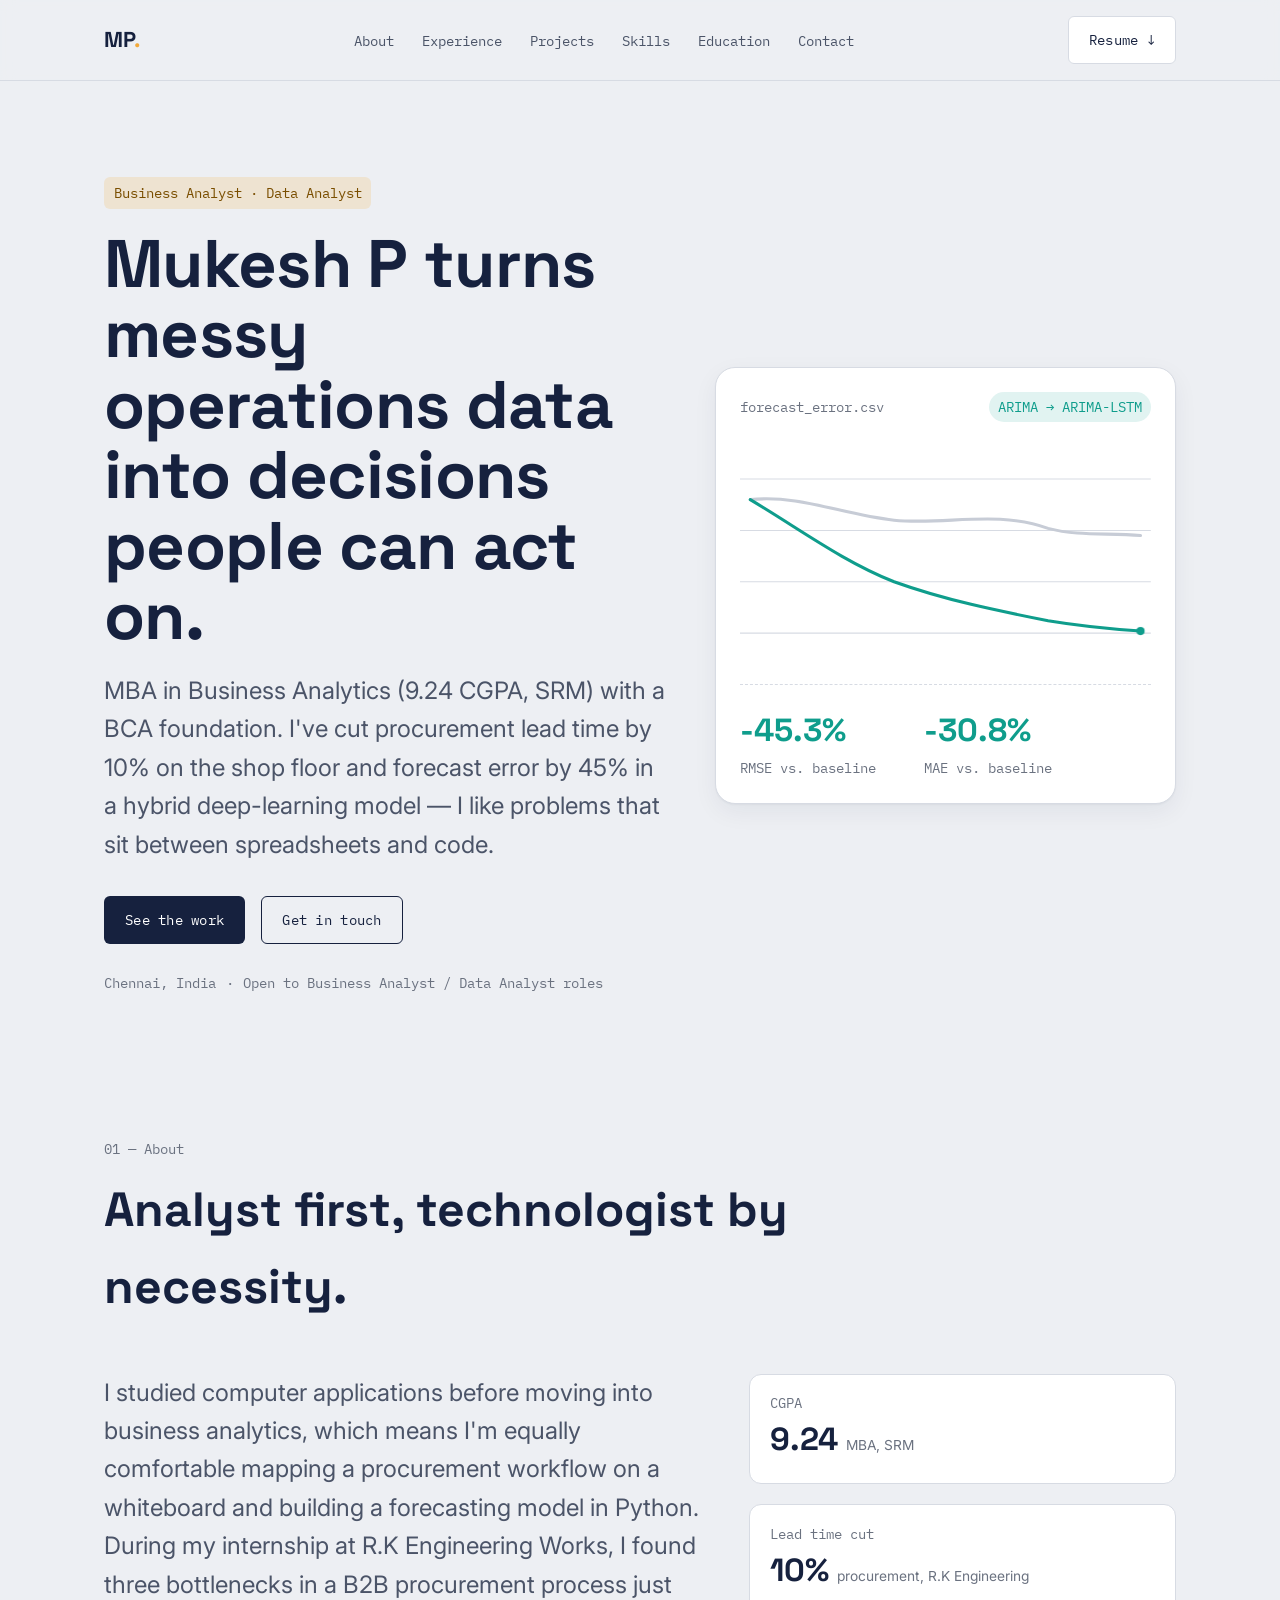
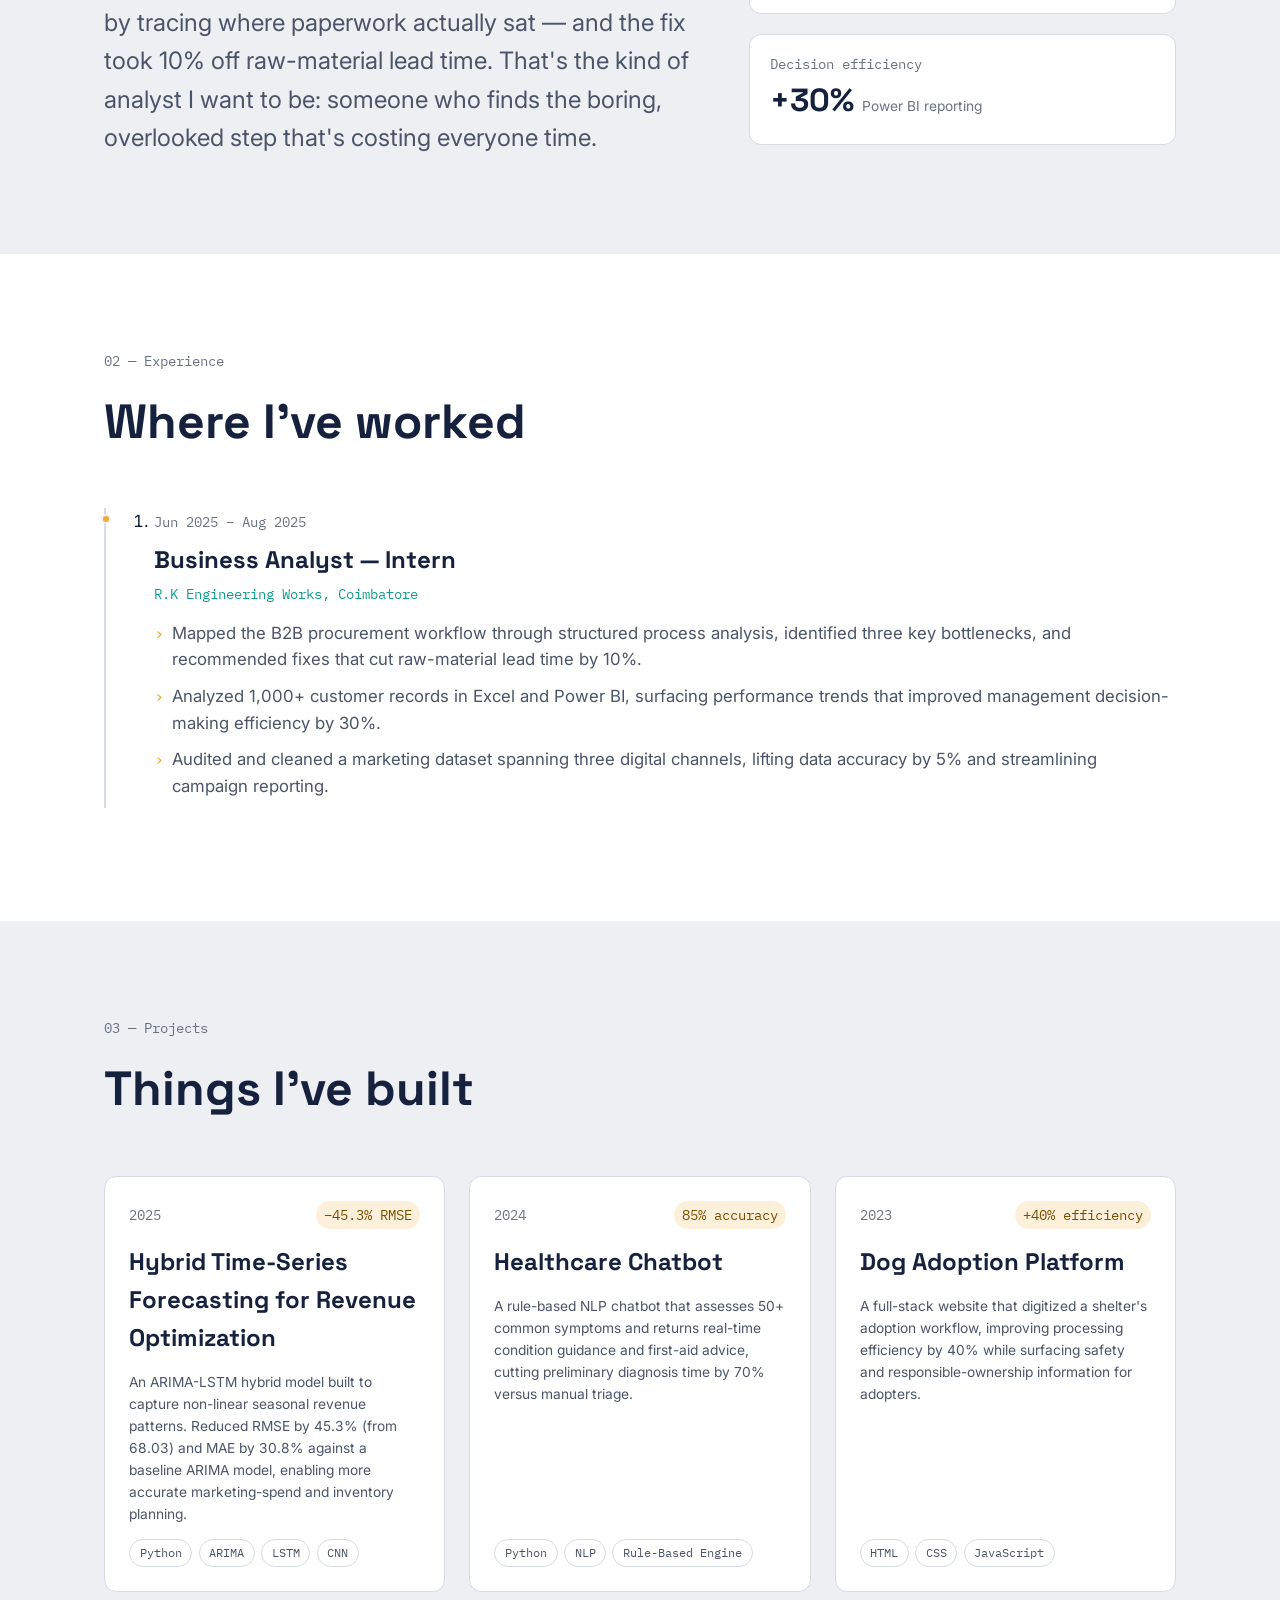
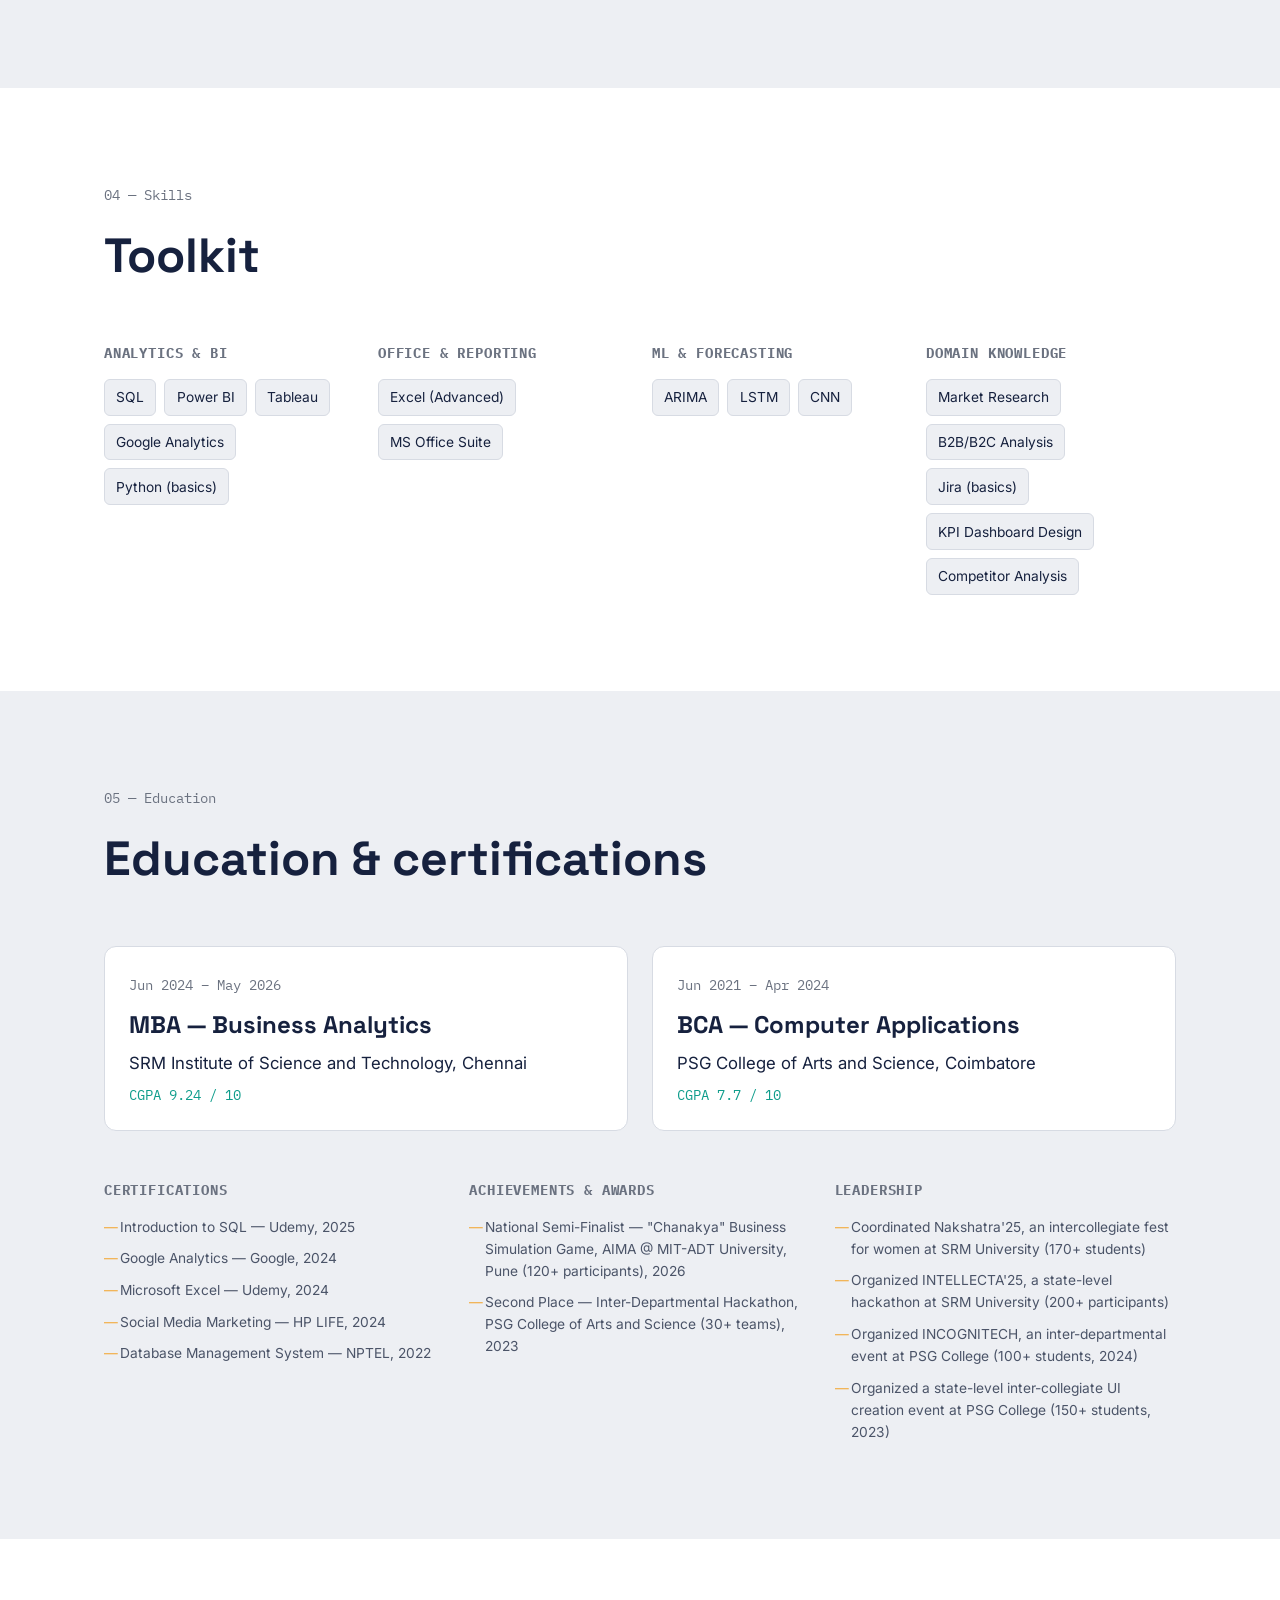
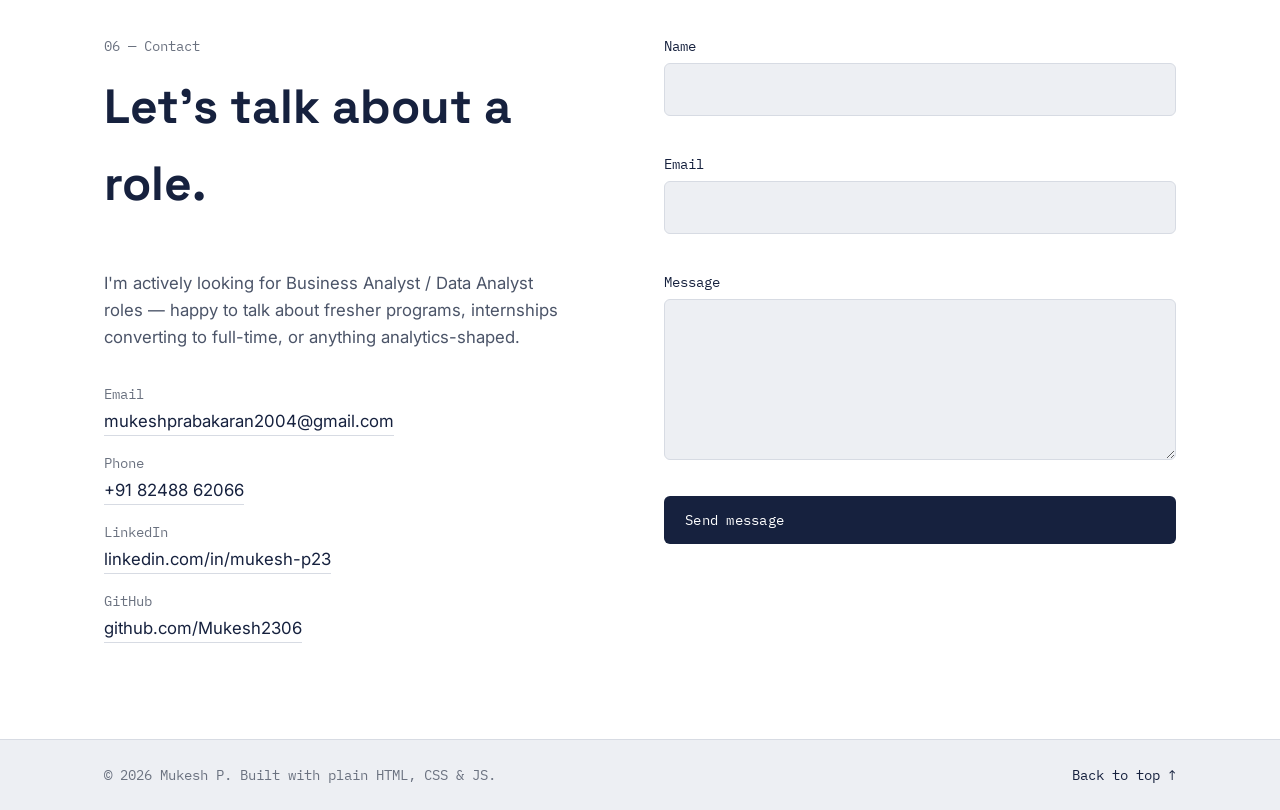
<file: portfolio/index (1).html>
<!DOCTYPE html>
<html lang="en">
<head>
<meta charset="UTF-8">
<meta name="viewport" content="width=device-width, initial-scale=1.0">
<title>Mukesh P — Business Analyst &amp; Data Analyst</title>
<meta name="description" content="Portfolio of Mukesh P, MBA Business Analytics graduate specializing in data analysis, forecasting, and process improvement. SQL, Power BI, Tableau, Python.">
<meta name="theme-color" content="#EDEFF3">

<!-- Open Graph -->
<meta property="og:type" content="website">
<meta property="og:title" content="Mukesh P — Business Analyst & Data Analyst">
<meta property="og:description" content="MBA (Business Analytics) graduate turning messy data into decisions. SQL · Power BI · Tableau · Python · Forecasting.">

<link rel="preconnect" href="https://fonts.googleapis.com">
<link rel="preconnect" href="https://fonts.gstatic.com" crossorigin>
<link href="https://fonts.googleapis.com/css2?family=Space+Grotesk:wght@400;500;600;700&family=IBM+Plex+Mono:wght@400;500;600&family=Inter:wght@400;500;600;700&display=swap" rel="stylesheet">

<link rel="stylesheet" href="styles.css">

<script type="application/ld+json">
{
  "@context": "https://schema.org",
  "@type": "Person",
  "name": "Mukesh P",
  "jobTitle": "Business Analyst / Data Analyst",
  "email": "mailto:mukeshprabakaran2004@gmail.com",
  "telephone": "+91-82488-62066",
  "url": "https://mukeshp-portfolio.netlify.app",
  "sameAs": [
    "https://www.linkedin.com/in/mukesh-p23",
    "https://github.com/Mukesh2306"
  ],
  "alumniOf": [
    {"@type": "CollegeOrUniversity", "name": "SRM Institute of Science and Technology"},
    {"@type": "CollegeOrUniversity", "name": "PSG College of Arts and Science"}
  ]
}
</script>
</head>
<body>

<a class="skip-link" href="#main">Skip to main content</a>

<header class="site-header" data-reveal>
  <div class="wrap header-inner">
    <a href="#top" class="brand">MP<span class="brand-dot">.</span></a>

    <nav class="primary-nav" aria-label="Primary">
      <ul>
        <li><a href="#about" class="nav-link">About</a></li>
        <li><a href="#experience" class="nav-link">Experience</a></li>
        <li><a href="#projects" class="nav-link">Projects</a></li>
        <li><a href="#skills" class="nav-link">Skills</a></li>
        <li><a href="#education" class="nav-link">Education</a></li>
        <li><a href="#contact" class="nav-link">Contact</a></li>
      </ul>
    </nav>

    <div class="header-actions">
      <a class="btn btn-ghost" href="assets/Mukesh_P_Resume.pdf" download>Resume ↓</a>
      <button class="nav-toggle" id="navToggle" aria-expanded="false" aria-controls="mobileNav" aria-label="Open menu">
        <span></span><span></span><span></span>
      </button>
    </div>
  </div>

  <nav id="mobileNav" class="mobile-nav" aria-label="Mobile" hidden>
    <ul>
      <li><a href="#about" class="nav-link">About</a></li>
      <li><a href="#experience" class="nav-link">Experience</a></li>
      <li><a href="#projects" class="nav-link">Projects</a></li>
      <li><a href="#skills" class="nav-link">Skills</a></li>
      <li><a href="#education" class="nav-link">Education</a></li>
      <li><a href="#contact" class="nav-link">Contact</a></li>
      <li><a href="assets/Mukesh_P_Resume.pdf" download>Download résumé</a></li>
    </ul>
  </nav>
</header>

<main id="main">

  <!-- HERO -->
  <section id="top" class="hero" aria-label="Introduction">
    <div class="wrap hero-grid">
      <div class="hero-copy" data-reveal>
        <p class="eyebrow">Business Analyst · Data Analyst</p>
        <h1>Mukesh P turns messy operations data into decisions people can act on.</h1>
        <p class="hero-lede">MBA in Business Analytics (9.24 CGPA, SRM) with a BCA foundation. I've cut procurement lead time by 10% on the shop floor and forecast error by 45% in a hybrid deep-learning model — I like problems that sit between spreadsheets and code.</p>
        <div class="hero-cta">
          <a href="#projects" class="btn btn-primary">See the work</a>
          <a href="#contact" class="btn btn-outline">Get in touch</a>
        </div>
        <ul class="hero-meta">
          <li>Chennai, India</li>
          <li aria-hidden="true">·</li>
          <li>Open to Business Analyst / Data Analyst roles</li>
        </ul>
      </div>

      <div class="hero-chart" data-reveal>
        <div class="chart-card">
          <div class="chart-card-head">
            <span class="chart-label">forecast_error.csv</span>
            <span class="chart-badge">ARIMA → ARIMA-LSTM</span>
          </div>
          <svg class="chart-svg" viewBox="0 0 400 220" role="img" aria-labelledby="chartTitle chartDesc">
            <title id="chartTitle">RMSE reduction chart</title>
            <desc id="chartDesc">Line chart showing RMSE dropping 45.3 percent after switching from a baseline ARIMA model to a hybrid ARIMA-LSTM model.</desc>
            <g class="grid-lines" aria-hidden="true">
              <line x1="0" y1="40" x2="400" y2="40"></line>
              <line x1="0" y1="90" x2="400" y2="90"></line>
              <line x1="0" y1="140" x2="400" y2="140"></line>
              <line x1="0" y1="190" x2="400" y2="190"></line>
            </g>
            <path class="chart-path chart-path-baseline" d="M10,60 C60,55 100,75 150,80 C200,85 250,70 300,88 C330,96 360,92 390,95" fill="none"></path>
            <path class="chart-path chart-path-model" d="M10,60 C60,90 100,120 150,140 C200,158 250,168 300,178 C330,183 360,186 390,188" fill="none"></path>
            <circle class="chart-dot" cx="390" cy="188" r="4"></circle>
          </svg>
          <div class="chart-card-foot">
            <div>
              <span class="stat-num">-45.3%</span>
              <span class="stat-label">RMSE vs. baseline</span>
            </div>
            <div>
              <span class="stat-num">-30.8%</span>
              <span class="stat-label">MAE vs. baseline</span>
            </div>
          </div>
        </div>
      </div>
    </div>
  </section>

  <!-- ABOUT -->
  <section id="about" class="section" aria-labelledby="about-title">
    <div class="wrap">
      <p class="section-eyebrow" data-reveal>01 — About</p>
      <h2 id="about-title" data-reveal>Analyst first, technologist by necessity.</h2>
      <div class="about-grid">
        <p class="about-text" data-reveal>I studied computer applications before moving into business analytics, which means I'm equally comfortable mapping a procurement workflow on a whiteboard and building a forecasting model in Python. During my internship at R.K Engineering Works, I found three bottlenecks in a B2B procurement process just by tracing where paperwork actually sat — and the fix took 10% off raw-material lead time. That's the kind of analyst I want to be: someone who finds the boring, overlooked step that's costing everyone time.</p>
        <dl class="about-stats" data-reveal>
          <div><dt>CGPA</dt><dd>9.24 <span>MBA, SRM</span></dd></div>
          <div><dt>Lead time cut</dt><dd>10% <span>procurement, R.K Engineering</span></dd></div>
          <div><dt>Decision efficiency</dt><dd>+30% <span>Power BI reporting</span></dd></div>
        </dl>
      </div>
    </div>
  </section>

  <!-- EXPERIENCE -->
  <section id="experience" class="section section-alt" aria-labelledby="exp-title">
    <div class="wrap">
      <p class="section-eyebrow" data-reveal>02 — Experience</p>
      <h2 id="exp-title" data-reveal>Where I've worked</h2>

      <ol class="timeline" data-reveal>
        <li class="timeline-item">
          <div class="timeline-when"><span>Jun 2025 – Aug 2025</span></div>
          <div class="timeline-body">
            <h3>Business Analyst — Intern</h3>
            <p class="timeline-org">R.K Engineering Works, Coimbatore</p>
            <ul>
              <li>Mapped the B2B procurement workflow through structured process analysis, identified three key bottlenecks, and recommended fixes that cut raw-material lead time by 10%.</li>
              <li>Analyzed 1,000+ customer records in Excel and Power BI, surfacing performance trends that improved management decision-making efficiency by 30%.</li>
              <li>Audited and cleaned a marketing dataset spanning three digital channels, lifting data accuracy by 5% and streamlining campaign reporting.</li>
            </ul>
          </div>
        </li>
      </ol>
    </div>
  </section>

  <!-- PROJECTS -->
  <section id="projects" class="section" aria-labelledby="projects-title">
    <div class="wrap">
      <p class="section-eyebrow" data-reveal>03 — Projects</p>
      <h2 id="projects-title" data-reveal>Things I've built</h2>

      <div class="project-grid">
        <article class="project-card" data-reveal>
          <div class="project-card-top">
            <span class="project-year">2025</span>
            <span class="project-metric">−45.3% RMSE</span>
          </div>
          <h3>Hybrid Time-Series Forecasting for Revenue Optimization</h3>
          <p>An ARIMA-LSTM hybrid model built to capture non-linear seasonal revenue patterns. Reduced RMSE by 45.3% (from 68.03) and MAE by 30.8% against a baseline ARIMA model, enabling more accurate marketing-spend and inventory planning.</p>
          <ul class="tag-list" aria-label="Technologies used">
            <li>Python</li><li>ARIMA</li><li>LSTM</li><li>CNN</li>
          </ul>
        </article>

        <article class="project-card" data-reveal>
          <div class="project-card-top">
            <span class="project-year">2024</span>
            <span class="project-metric">85% accuracy</span>
          </div>
          <h3>Healthcare Chatbot</h3>
          <p>A rule-based NLP chatbot that assesses 50+ common symptoms and returns real-time condition guidance and first-aid advice, cutting preliminary diagnosis time by 70% versus manual triage.</p>
          <ul class="tag-list" aria-label="Technologies used">
            <li>Python</li><li>NLP</li><li>Rule-Based Engine</li>
          </ul>
        </article>

        <article class="project-card" data-reveal>
          <div class="project-card-top">
            <span class="project-year">2023</span>
            <span class="project-metric">+40% efficiency</span>
          </div>
          <h3>Dog Adoption Platform</h3>
          <p>A full-stack website that digitized a shelter's adoption workflow, improving processing efficiency by 40% while surfacing safety and responsible-ownership information for adopters.</p>
          <ul class="tag-list" aria-label="Technologies used">
            <li>HTML</li><li>CSS</li><li>JavaScript</li>
          </ul>
        </article>
      </div>
    </div>
  </section>

  <!-- SKILLS -->
  <section id="skills" class="section section-alt" aria-labelledby="skills-title">
    <div class="wrap">
      <p class="section-eyebrow" data-reveal>04 — Skills</p>
      <h2 id="skills-title" data-reveal>Toolkit</h2>

      <div class="skills-grid" data-reveal>
        <div class="skill-group">
          <h3>Analytics &amp; BI</h3>
          <ul class="chip-list">
            <li>SQL</li><li>Power BI</li><li>Tableau</li><li>Google Analytics</li><li>Python (basics)</li>
          </ul>
        </div>
        <div class="skill-group">
          <h3>Office &amp; Reporting</h3>
          <ul class="chip-list">
            <li>Excel (Advanced)</li><li>MS Office Suite</li>
          </ul>
        </div>
        <div class="skill-group">
          <h3>ML &amp; Forecasting</h3>
          <ul class="chip-list">
            <li>ARIMA</li><li>LSTM</li><li>CNN</li>
          </ul>
        </div>
        <div class="skill-group">
          <h3>Domain Knowledge</h3>
          <ul class="chip-list">
            <li>Market Research</li><li>B2B/B2C Analysis</li><li>Jira (basics)</li><li>KPI Dashboard Design</li><li>Competitor Analysis</li>
          </ul>
        </div>
      </div>
    </div>
  </section>

  <!-- EDUCATION -->
  <section id="education" class="section" aria-labelledby="edu-title">
    <div class="wrap">
      <p class="section-eyebrow" data-reveal>05 — Education</p>
      <h2 id="edu-title" data-reveal>Education &amp; certifications</h2>

      <div class="edu-grid">
        <div class="edu-card" data-reveal>
          <span class="edu-when">Jun 2024 – May 2026</span>
          <h3>MBA — Business Analytics</h3>
          <p>SRM Institute of Science and Technology, Chennai</p>
          <p class="edu-score">CGPA 9.24 / 10</p>
        </div>
        <div class="edu-card" data-reveal>
          <span class="edu-when">Jun 2021 – Apr 2024</span>
          <h3>BCA — Computer Applications</h3>
          <p>PSG College of Arts and Science, Coimbatore</p>
          <p class="edu-score">CGPA 7.7 / 10</p>
        </div>
      </div>

      <div class="cert-columns" data-reveal>
        <div>
          <h3>Certifications</h3>
          <ul class="plain-list">
            <li>Introduction to SQL — Udemy, 2025</li>
            <li>Google Analytics — Google, 2024</li>
            <li>Microsoft Excel — Udemy, 2024</li>
            <li>Social Media Marketing — HP LIFE, 2024</li>
            <li>Database Management System — NPTEL, 2022</li>
          </ul>
        </div>
        <div>
          <h3>Achievements &amp; awards</h3>
          <ul class="plain-list">
            <li>National Semi-Finalist — "Chanakya" Business Simulation Game, AIMA @ MIT-ADT University, Pune (120+ participants), 2026</li>
            <li>Second Place — Inter-Departmental Hackathon, PSG College of Arts and Science (30+ teams), 2023</li>
          </ul>
        </div>
        <div>
          <h3>Leadership</h3>
          <ul class="plain-list">
            <li>Coordinated Nakshatra'25, an intercollegiate fest for women at SRM University (170+ students)</li>
            <li>Organized INTELLECTA'25, a state-level hackathon at SRM University (200+ participants)</li>
            <li>Organized INCOGNITECH, an inter-departmental event at PSG College (100+ students, 2024)</li>
            <li>Organized a state-level inter-collegiate UI creation event at PSG College (150+ students, 2023)</li>
          </ul>
        </div>
      </div>
    </div>
  </section>

  <!-- CONTACT -->
  <section id="contact" class="section section-alt" aria-labelledby="contact-title">
    <div class="wrap contact-grid">
      <div data-reveal>
        <p class="section-eyebrow">06 — Contact</p>
        <h2 id="contact-title">Let's talk about a role.</h2>
        <p class="contact-lede">I'm actively looking for Business Analyst / Data Analyst roles — happy to talk about fresher programs, internships converting to full-time, or anything analytics-shaped.</p>

        <ul class="contact-list">
          <li>
            <span class="contact-label">Email</span>
            <a href="mailto:mukeshprabakaran2004@gmail.com">mukeshprabakaran2004@gmail.com</a>
          </li>
          <li>
            <span class="contact-label">Phone</span>
            <a href="tel:+918248862066">+91 82488 62066</a>
          </li>
          <li>
            <span class="contact-label">LinkedIn</span>
            <a href="https://linkedin.com/in/mukesh-p23" target="_blank" rel="noopener">linkedin.com/in/mukesh-p23</a>
          </li>
          <li>
            <span class="contact-label">GitHub</span>
            <a href="https://github.com/Mukesh2306" target="_blank" rel="noopener">github.com/Mukesh2306</a>
          </li>
        </ul>
      </div>

      <form class="contact-form" id="contactForm" data-reveal novalidate>
        <div class="form-row">
          <label for="name">Name</label>
          <input type="text" id="name" name="name" autocomplete="name" required>
          <p class="form-error" id="nameError" role="alert"></p>
        </div>
        <div class="form-row">
          <label for="email">Email</label>
          <input type="email" id="email" name="email" autocomplete="email" required>
          <p class="form-error" id="emailError" role="alert"></p>
        </div>
        <div class="form-row">
          <label for="message">Message</label>
          <textarea id="message" name="message" rows="5" required></textarea>
          <p class="form-error" id="messageError" role="alert"></p>
        </div>
        <button type="submit" class="btn btn-primary">Send message</button>
        <p class="form-status" id="formStatus" role="status" aria-live="polite"></p>
      </form>
    </div>
  </section>

</main>

<footer class="site-footer">
  <div class="wrap footer-inner">
    <p>© <span id="year"></span> Mukesh P. Built with plain HTML, CSS &amp; JS.</p>
    <a href="#top" class="back-to-top">Back to top ↑</a>
  </div>
</footer>

<script src="script.js"></script>
</body>
</html>
</file>
<file: portfolio/styles.css>
/* ====================================================
   DESIGN TOKENS
   ==================================================== */
:root{
  /* color */
  --bg:            #EDEFF3;
  --surface:       #FFFFFF;
  --ink:           #16213E;
  --ink-soft:      #4B5468;
  --muted:         #6B7280;
  --accent:        #F2A93B; /* highlighter amber */
  --accent-ink:    #7A4E00;
  --data-teal:     #0F9D8C;
  --line:          #D7DBE3;
  --danger:        #C0392B;

  /* type */
  --font-display: 'Space Grotesk', 'Segoe UI', sans-serif;
  --font-body:    'Inter', 'Segoe UI', sans-serif;
  --font-mono:    'IBM Plex Mono', 'Courier New', monospace;

  /* scale */
  --step--1: clamp(0.8rem, 0.78rem + 0.1vw, 0.875rem);
  --step-0:  clamp(1rem, 0.96rem + 0.2vw, 1.05rem);
  --step-1:  clamp(1.25rem, 1.15rem + 0.5vw, 1.5rem);
  --step-2:  clamp(1.6rem, 1.4rem + 1vw, 2rem);
  --step-3:  clamp(2.1rem, 1.7rem + 2vw, 3rem);
  --step-4:  clamp(2.6rem, 2rem + 3vw, 4.2rem);

  /* layout */
  --wrap: 1120px;
  --radius-s: 6px;
  --radius-m: 12px;
  --radius-l: 20px;
  --space-s: 0.75rem;
  --space-m: 1.5rem;
  --space-l: 3rem;
  --space-xl: 6rem;

  --shadow: 0 1px 2px rgba(22,33,62,0.04), 0 8px 24px rgba(22,33,62,0.06);
}

/* ====================================================
   RESET
   ==================================================== */
*, *::before, *::after{ box-sizing: border-box; }
html{ scroll-behavior: smooth; }
body{
  margin:0;
  background: var(--bg);
  color: var(--ink);
  font-family: var(--font-body);
  font-size: var(--step-0);
  line-height: 1.6;
  -webkit-font-smoothing: antialiased;
}
img, svg{ display:block; max-width:100%; }
a{ color: inherit; }
ul{ list-style:none; margin:0; padding:0; }
h1,h2,h3,p,dl,dd,figure{ margin:0; }
button{ font: inherit; }

@media (prefers-reduced-motion: reduce){
  *, *::before, *::after{
    animation-duration: 0.001ms !important;
    animation-iteration-count: 1 !important;
    transition-duration: 0.001ms !important;
    scroll-behavior: auto !important;
  }
}

/* ====================================================
   UTILITIES
   ==================================================== */
.wrap{
  max-width: var(--wrap);
  margin-inline: auto;
  padding-inline: var(--space-m);
}
.skip-link{
  position:absolute; left:-999px; top:auto;
  background: var(--ink); color:#fff;
  padding: 0.75rem 1rem; border-radius: var(--radius-s);
  z-index: 100;
}
.skip-link:focus{
  left: var(--space-m); top: var(--space-m);
}
:focus-visible{
  outline: 3px solid var(--accent);
  outline-offset: 3px;
}

[data-reveal]{
  opacity: 0;
  transform: translateY(14px);
  transition: opacity .6s ease, transform .6s ease;
}
[data-reveal].is-visible{
  opacity: 1;
  transform: none;
}

/* ====================================================
   BUTTONS
   ==================================================== */
.btn{
  display:inline-flex; align-items:center; gap:.4rem;
  font-family: var(--font-mono);
  font-size: var(--step--1);
  letter-spacing: 0.02em;
  padding: 0.75rem 1.25rem;
  border-radius: var(--radius-s);
  border: 1px solid transparent;
  text-decoration:none;
  cursor:pointer;
  transition: transform .15s ease, background .15s ease, border-color .15s ease;
}
.btn:hover{ transform: translateY(-1px); }
.btn-primary{
  background: var(--ink);
  color: #fff;
}
.btn-primary:hover{ background:#22315A; }
.btn-outline{
  border-color: var(--ink);
  color: var(--ink);
}
.btn-outline:hover{ background: var(--ink); color:#fff; }
.btn-ghost{
  color: var(--ink);
  border-color: var(--line);
  background: var(--surface);
}
.btn-ghost:hover{ border-color: var(--ink); }

/* ====================================================
   HEADER / NAV
   ==================================================== */
.site-header{
  position: sticky; top:0; z-index:50;
  background: rgba(237,239,243,0.85);
  backdrop-filter: blur(8px);
  border-bottom: 1px solid var(--line);
}
.header-inner{
  display:flex; align-items:center; justify-content:space-between;
  padding-block: 1rem;
}
.brand{
  font-family: var(--font-display);
  font-weight:700;
  font-size: 1.35rem;
  text-decoration:none;
  color: var(--ink);
}
.brand-dot{ color: var(--accent); }

.primary-nav ul{ display:flex; gap: 1.75rem; }
.nav-link{
  text-decoration:none;
  font-size: var(--step--1);
  font-family: var(--font-mono);
  color: var(--ink-soft);
  position:relative;
  padding-bottom: 2px;
}
.nav-link:hover{ color: var(--ink); }
.nav-link::after{
  content:"";
  position:absolute; left:0; right:100%; bottom:-2px;
  height:2px; background: var(--accent);
  transition: right .2s ease;
}
.nav-link:hover::after{ right:0; }

.header-actions{ display:flex; align-items:center; gap: 0.75rem; }

.nav-toggle{
  display:none;
  flex-direction:column; justify-content:center; gap:5px;
  width: 40px; height: 40px;
  background:none; border: 1px solid var(--line); border-radius: var(--radius-s);
  cursor:pointer;
}
.nav-toggle span{
  display:block; width:18px; height:2px; background: var(--ink); margin-inline:auto;
}

.mobile-nav{
  border-top: 1px solid var(--line);
  background: var(--surface);
}
.mobile-nav ul{ padding: 1rem var(--space-m); display:flex; flex-direction:column; gap: 1rem;}
.mobile-nav a{ text-decoration:none; font-family: var(--font-mono); }

@media (max-width: 860px){
  .primary-nav{ display:none; }
  .nav-toggle{ display:flex; }
  .header-actions .btn-ghost{ display:none; }
}

/* ====================================================
   HERO
   ==================================================== */
.hero{ padding-block: var(--space-xl) var(--space-l); }
.hero-grid{
  display:grid;
  grid-template-columns: 1.1fr 0.9fr;
  gap: var(--space-l);
  align-items:center;
}
.eyebrow{
  font-family: var(--font-mono);
  color: var(--accent-ink);
  background: rgba(242,169,59,0.18);
  display:inline-block;
  padding: 0.3rem 0.6rem;
  border-radius: var(--radius-s);
  font-size: var(--step--1);
  margin-bottom: 1.25rem;
}
.hero-copy h1{
  font-family: var(--font-display);
  font-size: var(--step-4);
  line-height: 1.05;
  letter-spacing: -0.01em;
  margin-bottom: 1.25rem;
}
.hero-lede{
  color: var(--ink-soft);
  font-size: var(--step-1);
  max-width: 46ch;
  margin-bottom: 2rem;
}
.hero-cta{ display:flex; gap: 1rem; flex-wrap:wrap; margin-bottom: 1.75rem; }
.hero-meta{
  display:flex; gap: 0.6rem; align-items:center;
  font-family: var(--font-mono); font-size: var(--step--1); color: var(--muted);
}

.chart-card{
  background: var(--surface);
  border: 1px solid var(--line);
  border-radius: var(--radius-l);
  padding: 1.5rem;
  box-shadow: var(--shadow);
}
.chart-card-head{
  display:flex; justify-content:space-between; align-items:center;
  margin-bottom: 1rem;
  font-family: var(--font-mono); font-size: var(--step--1);
}
.chart-label{ color: var(--muted); }
.chart-badge{
  background: rgba(15,157,140,0.12);
  color: var(--data-teal);
  padding: 0.25rem 0.55rem;
  border-radius: 999px;
}
.chart-svg{ width:100%; height:auto; }
.grid-lines line{ stroke: var(--line); stroke-width:1; }
.chart-path{ stroke-width: 3; stroke-linecap: round; }
.chart-path-baseline{ stroke: #C7CCD6; }
.chart-path-model{
  stroke: var(--data-teal);
  stroke-dasharray: 620;
  stroke-dashoffset: 620;
  animation: draw 1.6s ease forwards 0.4s;
}
.chart-dot{
  fill: var(--data-teal);
  opacity:0;
  animation: fadeIn .4s ease forwards 1.9s;
}
@keyframes draw{ to{ stroke-dashoffset:0; } }
@keyframes fadeIn{ to{ opacity:1; } }

.chart-card-foot{
  display:flex; gap: var(--space-l);
  margin-top: 1.25rem;
  padding-top: 1.25rem;
  border-top: 1px dashed var(--line);
}
.stat-num{
  display:block;
  font-family: var(--font-display);
  font-weight:700;
  font-size: var(--step-2);
  color: var(--data-teal);
}
.stat-label{
  display:block;
  font-family: var(--font-mono);
  font-size: var(--step--1);
  color: var(--muted);
}

@media (max-width: 900px){
  .hero-grid{ grid-template-columns: 1fr; }
}

/* ====================================================
   SECTIONS (generic)
   ==================================================== */
.section{ padding-block: var(--space-xl); }
.section-alt{ background: var(--surface); }
.section-eyebrow{
  font-family: var(--font-mono);
  color: var(--muted);
  font-size: var(--step--1);
  margin-bottom: 0.75rem;
}
.section h2{
  font-family: var(--font-display);
  font-size: var(--step-3);
  margin-bottom: var(--space-l);
  max-width: 26ch;
}

/* ABOUT */
.about-grid{
  display:grid;
  grid-template-columns: 1.4fr 1fr;
  gap: var(--space-l);
  align-items:start;
}
.about-text{ color: var(--ink-soft); font-size: var(--step-1); max-width: 60ch; }
.about-stats{ display:grid; gap: 1.25rem; }
.about-stats > div{
  background: var(--surface);
  border: 1px solid var(--line);
  border-radius: var(--radius-m);
  padding: 1.1rem 1.25rem;
}
.about-stats dt{
  font-family: var(--font-mono); font-size: var(--step--1); color: var(--muted);
}
.about-stats dd{
  font-family: var(--font-display); font-weight:700; font-size: var(--step-2);
  margin:0; display:flex; align-items:baseline; gap: .5rem; flex-wrap:wrap;
}
.about-stats dd span{
  font-family: var(--font-body); font-weight:400; font-size: var(--step--1); color: var(--muted);
}
@media (max-width: 800px){ .about-grid{ grid-template-columns: 1fr; } }

/* EXPERIENCE / TIMELINE */
.timeline{ border-left: 2px solid var(--line); padding-left: var(--space-l); }
.timeline-item{ position:relative; padding-bottom: 0.5rem; }
.timeline-item::before{
  content:"";
  position:absolute; left: calc(-1 * var(--space-l) - 5px); top: 6px;
  width:10px; height:10px; border-radius:50%;
  background: var(--accent); border: 2px solid var(--bg);
}
.timeline-when span{
  font-family: var(--font-mono); font-size: var(--step--1); color: var(--muted);
}
.timeline-body h3{ font-family: var(--font-display); font-size: var(--step-1); margin-top:.35rem; }
.timeline-org{ color: var(--data-teal); font-family: var(--font-mono); font-size: var(--step--1); margin: .25rem 0 .9rem; }
.timeline-body ul{ display:grid; gap: .6rem; }
.timeline-body li{
  color: var(--ink-soft);
  padding-left: 1.1rem;
  position:relative;
}
.timeline-body li::before{
  content:"›"; position:absolute; left:0; color: var(--accent); font-family: var(--font-mono);
}

/* PROJECTS */
.project-grid{
  display:grid;
  grid-template-columns: repeat(3, 1fr);
  gap: var(--space-m);
}
.project-card{
  background: var(--surface);
  border: 1px solid var(--line);
  border-radius: var(--radius-m);
  padding: 1.5rem;
  display:flex; flex-direction:column; gap: .85rem;
  transition: transform .2s ease, box-shadow .2s ease;
}
.project-card:hover{ transform: translateY(-4px); box-shadow: var(--shadow); }
.project-card-top{ display:flex; justify-content:space-between; align-items:center; font-family: var(--font-mono); font-size: var(--step--1); }
.project-year{ color: var(--muted); }
.project-metric{
  color: var(--accent-ink);
  background: rgba(242,169,59,0.18);
  padding: 0.2rem 0.5rem;
  border-radius: 999px;
}
.project-card h3{ font-family: var(--font-display); font-size: var(--step-1); }
.project-card p{ color: var(--ink-soft); font-size: var(--step--1); flex-grow:1; }
.tag-list{ display:flex; flex-wrap:wrap; gap: .4rem; }
.tag-list li{
  font-family: var(--font-mono); font-size: 0.75rem;
  border: 1px solid var(--line); border-radius: 999px;
  padding: 0.2rem 0.6rem; color: var(--ink-soft);
}
@media (max-width: 900px){ .project-grid{ grid-template-columns: 1fr 1fr; } }
@media (max-width: 620px){ .project-grid{ grid-template-columns: 1fr; } }

/* SKILLS */
.skills-grid{
  display:grid; grid-template-columns: repeat(4, 1fr); gap: var(--space-m);
}
.skill-group h3{
  font-family: var(--font-mono); font-size: var(--step--1);
  color: var(--muted); text-transform: uppercase; letter-spacing: .06em;
  margin-bottom: .9rem;
}
.chip-list{ display:flex; flex-wrap:wrap; gap: .5rem; }
.chip-list li{
  background: var(--bg);
  border: 1px solid var(--line);
  border-radius: var(--radius-s);
  padding: .4rem .7rem;
  font-size: var(--step--1);
}
@media (max-width: 900px){ .skills-grid{ grid-template-columns: 1fr 1fr; } }
@media (max-width: 560px){ .skills-grid{ grid-template-columns: 1fr; } }

/* EDUCATION */
.edu-grid{ display:grid; grid-template-columns: 1fr 1fr; gap: var(--space-m); margin-bottom: var(--space-l); }
.edu-card{
  border: 1px solid var(--line); border-radius: var(--radius-m); padding: 1.5rem; background: var(--surface);
}
.edu-when{ font-family: var(--font-mono); font-size: var(--step--1); color: var(--muted); }
.edu-card h3{ font-family: var(--font-display); font-size: var(--step-1); margin: .5rem 0 .35rem; }
.edu-score{ color: var(--data-teal); font-family: var(--font-mono); font-size: var(--step--1); margin-top:.5rem; }
@media (max-width: 700px){ .edu-grid{ grid-template-columns: 1fr; } }

.cert-columns{ display:grid; grid-template-columns: repeat(3,1fr); gap: var(--space-m); }
.cert-columns h3{
  font-family: var(--font-mono); font-size: var(--step--1); color: var(--muted);
  text-transform: uppercase; letter-spacing:.06em; margin-bottom: .9rem;
}
.plain-list{ display:grid; gap: .6rem; }
.plain-list li{
  font-size: var(--step--1); color: var(--ink-soft);
  padding-left: 1rem; position:relative;
}
.plain-list li::before{ content:"—"; position:absolute; left:0; color: var(--accent); }
@media (max-width: 800px){ .cert-columns{ grid-template-columns: 1fr; } }

/* CONTACT */
.contact-grid{ display:grid; grid-template-columns: 1fr 1fr; gap: var(--space-l); align-items:start; }
.contact-lede{ color: var(--ink-soft); max-width: 42ch; margin: 1rem 0 2rem; }
.contact-list{ display:grid; gap: 1rem; }
.contact-list li{ display:flex; flex-direction:column; gap: .2rem; }
.contact-label{ font-family: var(--font-mono); font-size: var(--step--1); color: var(--muted); }
.contact-list a{ text-decoration:none; border-bottom: 1px solid var(--line); width: fit-content; }
.contact-list a:hover{ border-color: var(--ink); }

.contact-form{ display:grid; gap: 1.1rem; }
.form-row{ display:flex; flex-direction:column; gap: .4rem; }
.form-row label{ font-family: var(--font-mono); font-size: var(--step--1); }
.form-row input, .form-row textarea{
  font: inherit;
  padding: .75rem .9rem;
  border-radius: var(--radius-s);
  border: 1px solid var(--line);
  background: var(--bg);
  color: var(--ink);
}
.form-row input:focus, .form-row textarea:focus{ border-color: var(--ink); }
.form-row.has-error input, .form-row.has-error textarea{ border-color: var(--danger); }
.form-error{ font-size: 0.8rem; color: var(--danger); min-height: 1em; }
.form-status{ font-family: var(--font-mono); font-size: var(--step--1); color: var(--data-teal); min-height: 1.2em; }

@media (max-width: 800px){ .contact-grid{ grid-template-columns: 1fr; } }

/* FOOTER */
.site-footer{ border-top: 1px solid var(--line); padding-block: var(--space-m); }
.footer-inner{
  display:flex; justify-content:space-between; align-items:center; flex-wrap:wrap; gap: 1rem;
  font-family: var(--font-mono); font-size: var(--step--1); color: var(--muted);
}
.back-to-top{ text-decoration:none; color: var(--ink); }
</file>
